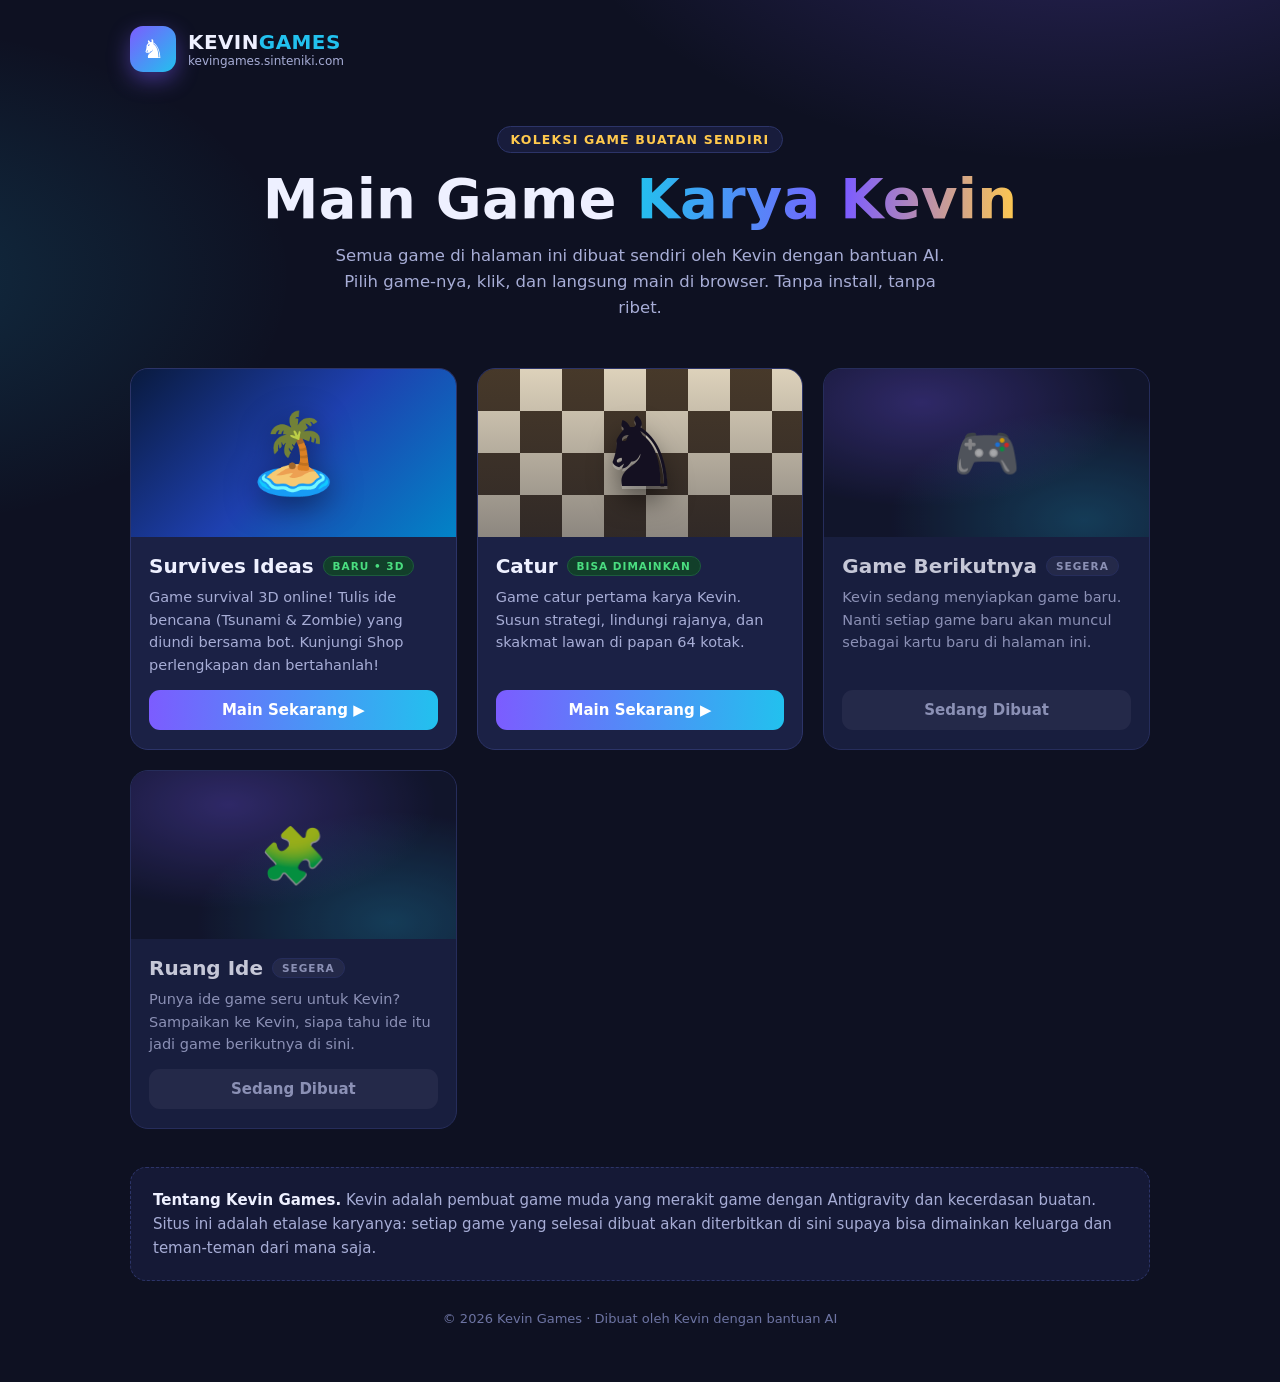
<file: index.html>
<!DOCTYPE html>
<html lang="id">
<head>
<meta charset="utf-8">
<meta name="viewport" content="width=device-width, initial-scale=1">
<title>Kevin Games — Game Karya Kevin</title>
<meta name="description" content="Kumpulan game buatan Kevin. Main langsung di browser, tanpa install.">
<style>
  * { box-sizing: border-box; margin: 0; padding: 0; }
  :root {
    --bg: #0e1122; --bg2: #151a36; --card: #1b2145; --line: #2c3468;
    --teks: #eef0ff; --redup: #a7add6; --aksen: #7c5cff; --aksen2: #22c1ee;
    --emas: #ffc94d;
  }
  body {
    font-family: "Segoe UI", system-ui, -apple-system, Arial, sans-serif;
    background:
      radial-gradient(900px 500px at 85% -10%, rgba(124,92,255,.28), transparent 60%),
      radial-gradient(700px 420px at -10% 20%, rgba(34,193,238,.16), transparent 60%),
      var(--bg);
    color: var(--teks); min-height: 100vh;
  }
  .bungkus { max-width: 1060px; margin: 0 auto; padding: 26px 20px 56px; }
  header { display: flex; align-items: center; gap: 12px; }
  .logo {
    width: 46px; height: 46px; border-radius: 13px; display: grid; place-items: center;
    background: linear-gradient(135deg, var(--aksen), var(--aksen2));
    font-size: 26px; color: #fff; box-shadow: 0 8px 22px rgba(124,92,255,.45);
  }
  .merek { font-weight: 800; font-size: 20px; letter-spacing: .4px; }
  .merek span { color: var(--aksen2); }
  .merek small { display: block; font-weight: 500; font-size: 12px; color: var(--redup); letter-spacing: 0; }
  .hero { text-align: center; padding: 54px 10px 36px; }
  .hero h1 {
    font-size: clamp(34px, 6vw, 56px); line-height: 1.08; font-weight: 900; letter-spacing: .2px;
  }
  .hero h1 .grad {
    background: linear-gradient(92deg, var(--aksen2), var(--aksen) 55%, var(--emas));
    -webkit-background-clip: text; background-clip: text; color: transparent;
  }
  .hero p { max-width: 620px; margin: 14px auto 0; color: var(--redup); font-size: 16.5px; line-height: 1.55; }
  .lencana {
    display: inline-block; margin-bottom: 16px; padding: 5px 13px; border-radius: 999px;
    border: 1px solid var(--line); background: rgba(27,33,69,.75); color: var(--emas);
    font-size: 12.5px; font-weight: 700; letter-spacing: 1.2px; text-transform: uppercase;
  }
  .grid {
    display: grid; grid-template-columns: repeat(auto-fill, minmax(300px, 1fr));
    gap: 20px; margin-top: 12px;
  }
  .kartu {
    background: var(--card); border: 1px solid var(--line); border-radius: 18px;
    overflow: hidden; display: flex; flex-direction: column;
    transition: transform .18s ease, border-color .18s ease, box-shadow .18s ease;
  }
  a.kartu:hover { transform: translateY(-5px); border-color: var(--aksen); box-shadow: 0 16px 34px rgba(0,0,0,.4); }
  a.kartu { text-decoration: none; color: inherit; }
  .sampul { height: 168px; position: relative; display: grid; place-items: center; overflow: hidden; }
  .sampul-catur {
    background:
      repeating-conic-gradient(#e8dcc3 0% 25%, #4a3b2a 0% 50%) 0 0 / 84px 84px;
  }
  .sampul-catur::after {
    content: ""; position: absolute; inset: 0;
    background: linear-gradient(180deg, rgba(14,17,34,.05), rgba(14,17,34,.42));
  }
  .sampul-survives {
    background: linear-gradient(135deg, #091a3e 0%, #1e40af 50%, #0284c7 100%);
  }
  .sampul-survives .ikon-survives {
    position: relative; z-index: 1; font-size: 78px;
    filter: drop-shadow(0 8px 16px rgba(0,0,0,.5));
    animation: floatIcon 3s ease-in-out infinite alternate;
  }
  @keyframes floatIcon {
    0% { transform: translateY(-4px) scale(0.98); }
    100% { transform: translateY(4px) scale(1.02); }
  }
  .sampul .kuda {
    position: relative; z-index: 1; font-size: 96px; color: #141021;
    text-shadow: 0 3px 0 rgba(255,255,255,.25), 0 14px 26px rgba(0,0,0,.5);
  }
  .sampul-segera {
    background:
      radial-gradient(320px 160px at 30% 20%, rgba(124,92,255,.35), transparent 65%),
      radial-gradient(300px 170px at 80% 90%, rgba(34,193,238,.28), transparent 65%),
      #12162e;
    color: var(--redup); font-size: 54px;
  }
  .isi { padding: 17px 18px 19px; display: flex; flex-direction: column; gap: 8px; flex: 1; }
  .isi h2 { font-size: 20px; font-weight: 800; display: flex; align-items: center; gap: 9px; }
  .isi p { color: var(--redup); font-size: 14.5px; line-height: 1.55; flex: 1; }
  .status {
    font-size: 10.5px; font-weight: 800; letter-spacing: 1px; padding: 3px 9px; border-radius: 999px;
  }
  .status-main { background: #123f2a; color: #4ade80; border: 1px solid #1d5c3d; }
  .status-segera { background: #2a2f52; color: var(--redup); border: 1px solid var(--line); }
  .tombol {
    margin-top: 6px; text-align: center; padding: 11px 14px; border-radius: 11px; font-weight: 800;
    background: linear-gradient(92deg, var(--aksen), var(--aksen2)); color: #fff; font-size: 15px;
  }
  .kartu.segera { opacity: .82; }
  .tentang {
    margin-top: 38px; background: rgba(27,33,69,.6); border: 1px dashed var(--line);
    border-radius: 16px; padding: 20px 22px; color: var(--redup); line-height: 1.6; font-size: 15px;
  }
  .tentang b { color: var(--teks); }
  footer { margin-top: 30px; text-align: center; color: #6d74a3; font-size: 13px; }
</style>
</head>
<body>
<div class="bungkus">
  <header>
    <div class="logo">&#9822;</div>
    <div class="merek">KEVIN<span>GAMES</span>
      <small>kevingames.sinteniki.com</small>
    </div>
  </header>

  <section class="hero">
    <div class="lencana">Koleksi game buatan sendiri</div>
    <h1>Main Game <span class="grad">Karya Kevin</span></h1>
    <p>Semua game di halaman ini dibuat sendiri oleh Kevin dengan bantuan AI.
       Pilih game-nya, klik, dan langsung main di browser. Tanpa install, tanpa ribet.</p>
  </section>

  <main class="grid">
    <a class="kartu" href="survives-ideas/index.html">
      <div class="sampul sampul-survives"><div class="ikon-survives">&#127965;&#65039;</div></div>
      <div class="isi">
        <h2>Survives Ideas <span class="status status-main">BARU &bull; 3D</span></h2>
        <p>Game survival 3D online! Tulis ide bencana (Tsunami & Zombie) yang diundi bersama bot. Kunjungi Shop perlengkapan dan bertahanlah!</p>
        <div class="tombol">Main Sekarang &#9654;</div>
      </div>
    </a>

    <a class="kartu" href="catur/index.html">
      <div class="sampul sampul-catur"><div class="kuda">&#9822;</div></div>
      <div class="isi">
        <h2>Catur <span class="status status-main">BISA DIMAINKAN</span></h2>
        <p>Game catur pertama karya Kevin. Susun strategi, lindungi rajanya,
           dan skakmat lawan di papan 64 kotak.</p>
        <div class="tombol">Main Sekarang &#9654;</div>
      </div>
    </a>

    <div class="kartu segera">
      <div class="sampul sampul-segera">&#127918;</div>
      <div class="isi">
        <h2>Game Berikutnya <span class="status status-segera">SEGERA</span></h2>
        <p>Kevin sedang menyiapkan game baru. Nanti setiap game baru akan muncul
           sebagai kartu baru di halaman ini.</p>
        <div class="tombol" style="background:#2a2f52;color:var(--redup)">Sedang Dibuat</div>
      </div>
    </div>

    <div class="kartu segera">
      <div class="sampul sampul-segera">&#129513;</div>
      <div class="isi">
        <h2>Ruang Ide <span class="status status-segera">SEGERA</span></h2>
        <p>Punya ide game seru untuk Kevin? Sampaikan ke Kevin, siapa tahu ide itu
           jadi game berikutnya di sini.</p>
        <div class="tombol" style="background:#2a2f52;color:var(--redup)">Sedang Dibuat</div>
      </div>
    </div>
  </main>

  <section class="tentang">
    <b>Tentang Kevin Games.</b> Kevin adalah pembuat game muda yang merakit game
    dengan Antigravity dan kecerdasan buatan. Situs ini adalah etalase karyanya:
    setiap game yang selesai dibuat akan diterbitkan di sini supaya bisa dimainkan
    keluarga dan teman-teman dari mana saja.
  </section>

  <footer>&copy; 2026 Kevin Games &middot; Dibuat oleh Kevin dengan bantuan AI</footer>
</div>

<script>
  // Proteksi Navigasi: Halaman utama tidak akan tertutup atau hilang saat tombol Back/Previous browser ditekan
  (function() {
    try {
      history.pushState({ kg: 'landing' }, '', location.href);
      window.addEventListener('popstate', function() {
        history.pushState({ kg: 'landing' }, '', location.href);
        tampilkanNotifikasi('🏠 Kamu sudah berada di halaman utama Kevin Games!');
      });
    } catch(e) {}

    let toastTimer = null;
    function tampilkanNotifikasi(pesan) {
      let toast = document.getElementById('kg-toast');
      if (!toast) {
        toast = document.createElement('div');
        toast.id = 'kg-toast';
        toast.style.cssText = 'position:fixed;bottom:26px;left:50%;transform:translateX(-50%);background:#1b2145;color:#eef0ff;border:1px solid #7c5cff;padding:11px 22px;border-radius:14px;box-shadow:0 12px 30px rgba(0,0,0,0.55);font-size:14px;font-weight:700;z-index:99999;display:flex;align-items:center;gap:10px;pointer-events:none;transition:opacity .25s ease, transform .25s ease;opacity:0;';
        document.body.appendChild(toast);
      }
      toast.textContent = pesan;
      toast.style.opacity = '1';
      toast.style.transform = 'translateX(-50%) translateY(0)';
      clearTimeout(toastTimer);
      toastTimer = setTimeout(function() {
        toast.style.opacity = '0';
        toast.style.transform = 'translateX(-50%) translateY(8px)';
      }, 2500);
    }
  })();
</script>
</body>
</html>
</file>
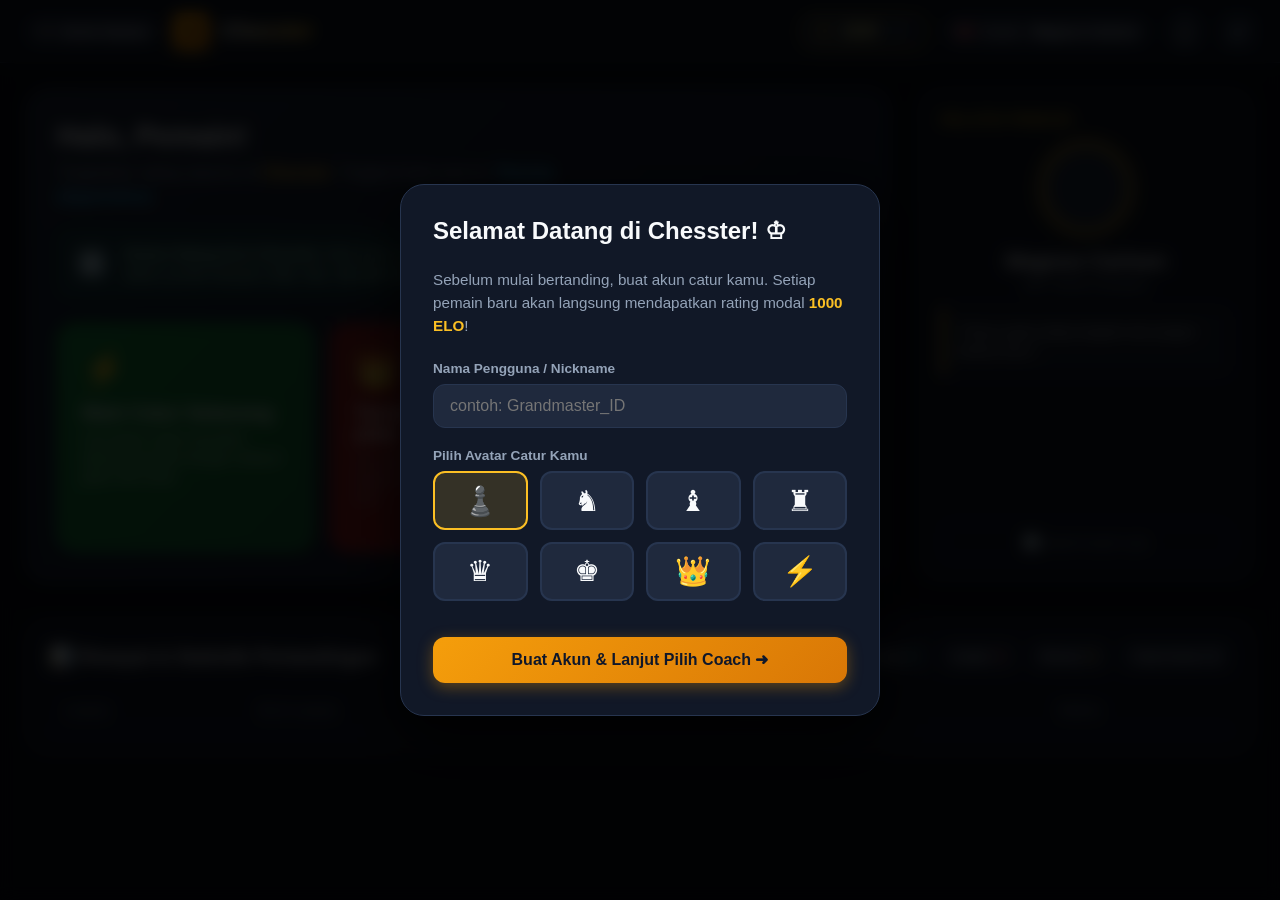
<file: catur/index.html>
<!DOCTYPE html>
<html lang="id">
<head>
  <meta charset="UTF-8">
  <meta name="viewport" content="width=device-width, initial-scale=1.0, maximum-scale=1.0, user-scalable=no, viewport-fit=cover">
  <title>Catur — Kevin Games (Chesster)</title>
  <meta name="description" content="Platform catur online interaktif Chesster. Mulai dari 1000 ELO, bertanding melawan bot AI berkedok lawan online, dan berlatih bersama para Grandmaster legendaris dunia.">
  <link rel="stylesheet" href="css/style.css">
  <link rel="icon" href="data:image/svg+xml,<svg xmlns='http://www.w3.org/2000/svg' viewBox='0 0 100 100'><text y='.9em' font-size='90'>♟️</text></svg>">
</head>
<body>

  <!-- Navigation Bar -->
  <header class="navbar">
    <div style="display: flex; align-items: center; gap: 0.75rem;">
      <a href="../index.html" class="nav-coach-pill" style="text-decoration: none; color: inherit; font-weight: 700;" title="Kembali ke Kevin Games">
        <span>🎮</span>
        <span>Kevin Games</span>
      </a>
      <div class="brand" id="nav-brand">
        <div class="brand-icon">♔</div>
        <div class="brand-name">Chesster</div>
      </div>
    </div>

    <div class="nav-user-bar">
      <!-- ELO Badge -->
      <div class="user-elo-badge" id="nav-btn-home" title="Rating ELO Anda">
        <span class="elo-star">★</span>
        <span class="elo-number" id="nav-user-elo">1000</span>
        <span class="elo-label">ELO</span>
      </div>

      <!-- Active Coach Pill -->
      <div class="nav-coach-pill" id="nav-coach-pill" title="Klik untuk mengganti Coach">
        <span id="nav-coach-flag">🇳🇴</span>
        <span>Coach:</span>
        <strong id="nav-coach-name">Magnus Carlsen</strong>
      </div>

      <!-- User Avatar / Profile -->
      <div class="nav-profile" id="nav-profile-btn">
        <div class="user-avatar-circle" id="nav-user-avatar">♟️</div>
        <span id="nav-user-name" style="font-weight: 600; font-size: 0.9rem; display: none;">Pemain</span>
      </div>

      <!-- Sound Toggle -->
      <button class="btn-icon" id="nav-btn-audio" title="Aktifkan/Bisukan Suara">🔊</button>
    </div>
  </header>

  <!-- Main Content Wrapper -->
  <main class="main-wrapper">

    <!-- ==================== 1. HOME VIEW ==================== -->
    <section id="home-view" class="view-section active">
      <!-- Hero Dashboard Grid -->
      <div class="hero-dashboard">
        <!-- Welcome Card -->
        <div class="hero-welcome-card">
          <div class="hero-header-row">
            <div>
              <h1 class="welcome-title">Halo, <span id="home-welcome-name">Pemain</span>!</h1>
              <p class="welcome-subtitle">
                Tingkatkan rating caturmu di <strong style="color: var(--accent-gold);">Chesster</strong>. 
                Tingkat Anda saat ini: <strong id="home-user-rank" style="color: #38bdf8;">Pemula (Apprentice)</strong>.
              </p>
            </div>
          </div>

          <!-- ELO System Info Box -->
          <div class="elo-info-banner">
            <div class="icon">ℹ️</div>
            <div class="text">
              <strong>Sistem Rating ELO Chesster:</strong> Akun baru memulai dengan <strong>1000 ELO</strong>. 
              Menang pertandingan menambah ELO dalam jumlah banyak (<strong>+10, +11, +12 s/d +15 ELO</strong> secara acak)! Kalah mengurangi <strong>-1 s/d -12 ELO</strong>.
            </div>
          </div>

          <!-- Quick Action Cards -->
          <div class="action-cards-grid">
            <!-- Play Ranked Match -->
            <div class="action-card primary" id="btn-play-now">
              <div class="action-card-icon">⚡</div>
              <div class="action-card-title">Main Catur Sekarang</div>
              <div class="action-card-desc">Cari lawan online simulator (lawan bot pintar dengan rating & gelar GM acak).</div>
            </div>

            <!-- Challenge Grandmaster -->
            <div class="action-card" id="btn-challenge-gm" style="background: linear-gradient(135deg, #7f1d1d, #991b1b); border-color: #ef4444;">
              <div class="action-card-icon">👑</div>
              <div class="action-card-title">Tantang Grandmaster (GM)</div>
              <div class="action-card-desc">Uji nyalimu melawan bot AI tingkat dewa ber-rating 2600+ ELO.</div>
            </div>

            <!-- Coach Training Mode -->
            <div class="action-card training" id="btn-train-coach">
              <div class="action-card-icon">🎓</div>
              <div class="action-card-title">Berlatih dengan Coach</div>
              <div class="action-card-desc">Selesaikan teka-teki taktik, pelajari strategi pembukaan, dan dapatkan nasihat langsung dari coach pilihanmu!</div>
            </div>
          </div>
        </div>

        <!-- Coach Widget on Home -->
        <aside class="home-coach-widget">
          <div class="coach-widget-header">
            <span class="coach-widget-title">Pelatih Pribadi</span>
          </div>
          <div class="coach-avatar-large" id="home-coach-avatar"></div>
          <h3 class="coach-widget-name" id="home-coach-name">Magnus Carlsen</h3>
          <p class="coach-widget-title-text" id="home-coach-title">GM / World Champion</p>
          <div class="coach-quote-bubble" id="home-coach-quote">
            "Fokus pada setiap langkah dan jangan terburu-buru."
          </div>
          <button class="btn-change-coach" id="home-btn-change-coach">🔄 Ganti Coach Lain</button>
        </aside>
      </div>

      <!-- Stats & Match History Section -->
      <div class="history-section">
        <div class="section-header">
          <h2 class="section-title">📊 Riwayat & Statistik Pertandingan</h2>
          <div class="stats-pill-group">
            <div class="stat-pill wins">Menang: <span class="val" id="stat-wins">0</span></div>
            <div class="stat-pill losses">Kalah: <span class="val" id="stat-losses">0</span></div>
            <div class="stat-pill draws">Remis: <span class="val" id="stat-draws">0</span></div>
            <div class="stat-pill">Total Game: <span class="val" id="stat-total">0</span></div>
          </div>
        </div>

        <div style="overflow-x: auto;">
          <table class="history-table">
            <thead>
              <tr>
                <th>Lawan</th>
                <th>ELO Lawan</th>
                <th>Hasil</th>
                <th>Perubahan ELO</th>
                <th>Waktu</th>
              </tr>
            </thead>
            <tbody id="history-table-body">
              <!-- Dynamically populated -->
            </tbody>
          </table>
        </div>
      </div>
    </section>

    <!-- ==================== 2. ARENA VIEW (CHESS GAMEPLAY) ==================== -->
    <section id="arena-view" class="view-section arena-view">
      <!-- Board Area -->
      <div class="board-container-card">
        <!-- Opponent Strip -->
        <div class="player-strip">
          <div class="player-info-left">
            <div class="player-avatar-small" id="arena-opp-avatar">🤖</div>
            <div class="player-name-wrapper">
              <div class="player-name-line">
                <span id="arena-opp-title" class="title-badge-gm" style="display: none;">GM</span>
                <span id="arena-opp-name">Opponent</span>
              </div>
              <span class="player-elo-sub" id="arena-opp-elo">1000 ELO</span>
            </div>
          </div>
          <div style="display: flex; align-items: center; gap: 0.75rem;">
            <span class="bot-thinking-badge" id="bot-thinking-status" style="display: none;">sedang berpikir...</span>
            <div class="player-clock-box" id="arena-opp-clock">5:00</div>
          </div>
        </div>

        <!-- The Chess Board -->
        <div class="chessboard-wrapper">
          <div class="chessboard" id="arena-chessboard">
            <!-- 64 Squares injected dynamically -->
          </div>
        </div>

        <!-- Player Strip -->
        <div class="player-strip player-me">
          <div class="player-info-left">
            <div class="player-avatar-small" id="arena-player-avatar">♟️</div>
            <div class="player-name-wrapper">
              <div class="player-name-line">
                <span id="arena-player-name">Anda</span>
              </div>
              <span class="player-elo-sub" id="arena-player-elo">★ 1000 ELO</span>
            </div>
          </div>
          <div class="player-clock-box active" id="arena-player-clock">5:00</div>
        </div>
      </div>

      <!-- Arena Sidebar -->
      <div class="arena-sidebar">
        <!-- Coach Live Box -->
        <div class="coach-live-box">
          <div class="coach-live-header">
            <div class="coach-live-avatar" id="arena-coach-avatar"></div>
            <div>
              <div style="font-size: 0.75rem; text-transform: uppercase; color: var(--accent-gold); font-weight: 700;">Reaksi Coach</div>
              <strong id="arena-coach-name" style="font-size: 0.95rem;">Coach</strong>
            </div>
          </div>
          <div class="coach-live-speech" id="arena-coach-speech">
            "Fokus pada kontrol petak tengah dan jangan terburu-buru. Kita mainkan catur yang bersih!"
          </div>
        </div>

        <!-- Move Notation Card -->
        <div class="notation-card">
          <div class="notation-header">Notasi Langkah (PGN)</div>
          <div class="moves-list" id="arena-moves-list">
            <!-- Moves injected -->
          </div>
        </div>

        <!-- In-game Controls -->
        <div class="arena-controls">
          <button class="btn-danger" id="arena-btn-resign">🏳️ Menyerah</button>
          <button class="btn-secondary" id="arena-btn-draw">🤝 Tawar Remis</button>
        </div>
        <button class="btn-secondary" id="arena-btn-home" style="width: 100%;">🏠 Kembali ke Beranda</button>
      </div>
    </section>

    <!-- ==================== 3. TRAINING WITH COACH VIEW (TANDING LANGSUNG DARI AWAL) ==================== -->
    <section id="training-view" class="view-section training-view">
      <div class="board-container-card">
        <div style="display: flex; justify-content: space-between; align-items: center; margin-bottom: 0.6rem; flex-wrap: wrap; gap: 0.5rem;">
          <div>
            <h2 style="font-size: 1.35rem; font-weight: 800; margin-bottom: 0.2rem;" id="training-puzzle-title">
              Tanding Latihan Melawan Coach
            </h2>
            <p style="color: var(--text-muted); font-size: 0.85rem;" id="training-puzzle-desc">
              Bertanding catur dari awal babak (Langkah 1). Coach akan melangkah balik dan membimbingmu langsung!
            </p>
          </div>
          <div id="training-turn-badge" class="badge-result badge-draw" style="font-size: 0.85rem; padding: 5px 14px; border-radius: 999px;">
            Giliran Kamu (Putih)
          </div>
        </div>

        <div class="chessboard-wrapper" style="max-width: 520px;">
          <div class="chessboard" id="training-chessboard"></div>
        </div>

        <div style="margin-top: 1rem; display: flex; gap: 0.6rem; flex-wrap: wrap;">
          <button class="btn-primary" id="training-btn-hint" style="flex: 1; min-width: 150px;">💡 Minta Petunjuk Coach</button>
          <button class="btn-secondary" id="training-btn-reset" style="flex: 1; min-width: 150px;">🔄 Mulai Ulang Tanding</button>
          <button class="btn-secondary" id="training-btn-back-home" style="min-width: 120px;">🏠 Beranda</button>
        </div>
      </div>

      <div class="training-sidebar">
        <!-- Coach Card -->
        <div class="training-coach-card">
          <div class="coach-avatar-large" id="training-coach-avatar"></div>
          <h3 id="training-coach-name" style="font-size: 1.3rem; margin-bottom: 0.25rem;">Coach</h3>
          <p id="training-coach-bio" style="font-size: 0.85rem; color: var(--text-muted); line-height: 1.4; margin-bottom: 0.75rem;"></p>
          <div class="coach-quote-bubble" id="training-coach-quote">
            "Ayo kita mulai bertanding dari awal! Majukan pion atau kudamu, tunjukkan langkah pembukaan terbaikmu!"
          </div>
          <button class="btn-change-coach" id="training-btn-change-coach">🔄 Ganti Coach Lain</button>
        </div>

        <!-- Coach Analysis & Instruction Box -->
        <div class="training-puzzle-box">
          <h4 style="font-size: 1rem; color: var(--accent-gold); margin-bottom: 0.5rem;">Bimbingan & Nasihat Taktis</h4>
          <div class="training-tip-box" id="training-puzzle-hint">
            💡 Kuasai petak pusat (e4, d4, e5, d5), kembangkan Kuda dan Gajah, lalu lakukan Rokade untuk mengamankan Rajamu!
          </div>
          <div id="training-move-log" style="margin-top: 0.75rem; font-size: 0.85rem; color: var(--text-muted); max-height: 110px; overflow-y: auto; background: var(--bg-dark); padding: 8px 12px; border-radius: 8px; border: 1px solid var(--border-color); line-height: 1.5;">
            Catatan: Pertandingan tanding latihan baru dimulai.
          </div>
        </div>
      </div>
    </section>

  </main>

  <!-- ==================== MODALS & OVERLAYS ==================== -->

  <!-- Matchmaking Radar Overlay -->
  <div class="matchmaking-overlay" id="matchmaking-overlay">
    <div class="matchmaking-box">
      <div class="radar-spinner"></div>
      <h3 class="matchmaking-title" id="matchmaking-status-text">Mencari Lawan Online...</h3>
      <p class="matchmaking-subtitle" id="matchmaking-details-text">Menghubungkan ke server...</p>
    </div>
  </div>

  <!-- Registration Modal (Wajib Buat Akun Sebelum Main) -->
  <div class="modal-overlay" id="register-modal">
    <div class="modal-content" style="max-width: 480px;">
      <div class="modal-header">
        <h2 class="modal-title">Selamat Datang di Chesster! ♔</h2>
      </div>
      <p style="color: var(--text-muted); font-size: 0.95rem; margin-bottom: 1.5rem; line-height: 1.5;">
        Sebelum mulai bertanding, buat akun catur kamu. Setiap pemain baru akan langsung mendapatkan rating modal 
        <strong style="color: var(--accent-gold);">1000 ELO</strong>!
      </p>

      <div class="form-group">
        <label class="form-label" for="reg-username-input">Nama Pengguna / Nickname</label>
        <input type="text" id="reg-username-input" class="form-input" placeholder="contoh: Grandmaster_ID" maxlength="20" required>
      </div>

      <div class="form-group">
        <label class="form-label">Pilih Avatar Catur Kamu</label>
        <div class="avatar-selector-grid" id="avatar-options-grid"></div>
      </div>

      <button class="btn-primary" id="btn-submit-register" style="width: 100%; margin-top: 1rem;">
        Buat Akun & Lanjut Pilih Coach ➜
      </button>
    </div>
  </div>

  <!-- Coach Selector Modal (Pilih Coach Legendaris) -->
  <div class="modal-overlay" id="coach-modal">
    <div class="modal-content">
      <div class="modal-header">
        <div>
          <h2 class="modal-title">Pilih Pelatih Legendaris Kamu</h2>
          <p style="color: var(--text-muted); font-size: 0.9rem;">
            Pilih satu dari 9 legenda catur dunia untuk mendampingi, melatih, dan menganalisis setiap langkahmu!
          </p>
        </div>
      </div>

      <div class="coaches-grid" id="coaches-selection-grid">
        <!-- 9 Coaches rendered dynamically -->
      </div>
    </div>
  </div>

  <!-- Game Over Modal -->
  <div class="modal-overlay" id="gameover-modal">
    <div class="modal-content gameover-box">
      <div class="gameover-icon" id="gameover-icon">🏆</div>
      <h2 class="gameover-title" id="gameover-title">HASIL PERTANDINGAN</h2>
      <p class="gameover-reason" id="gameover-reason">Skakmat</p>

      <!-- ELO Change Box -->
      <div class="elo-change-card">
        <div style="font-size: 0.85rem; color: var(--text-dim); text-transform: uppercase; font-weight: 700;">
          Pembaruan Rating ELO
        </div>
        <div class="elo-score-display">
          <span class="elo-old" id="gameover-old-elo">1000</span>
          <span style="color: var(--text-dim);">➔</span>
          <span class="elo-new" id="gameover-new-elo">1011</span>
          <span class="elo-diff-pill" id="gameover-elo-diff">+11 ELO</span>
        </div>
      </div>

      <!-- Coach Evaluation Speech -->
      <div style="background: rgba(255, 255, 255, 0.03); border-radius: var(--radius-md); padding: 1rem; margin-bottom: 1.5rem; text-align: left; display: flex; gap: 0.75rem; align-items: center;">
        <div style="width: 44px; height: 44px; border-radius: 50%; overflow: hidden; flex-shrink: 0;" id="gameover-coach-avatar"></div>
        <div>
          <div style="font-size: 0.75rem; color: var(--accent-gold); font-weight: 700;">Evaluasi dari Coach:</div>
          <div style="font-size: 0.88rem; color: #f1f5f9; font-style: italic;" id="gameover-coach-msg"></div>
        </div>
      </div>

      <div style="display: flex; gap: 0.75rem;">
        <button class="btn-primary" id="gameover-btn-playagain" style="flex: 1;">⚡ Main Lagi</button>
        <button class="btn-secondary" id="gameover-btn-home" style="flex: 1;">🏠 Beranda</button>
      </div>
    </div>
  </div>

  <!-- Pawn Promotion Modal -->
  <div class="modal-overlay" id="promotion-modal">
    <div class="modal-content" style="max-width: 380px; text-align: center;">
      <h3 style="font-size: 1.25rem; font-weight: 800; margin-bottom: 0.5rem;">Promosi Pion! 👑</h3>
      <p style="color: var(--text-muted); font-size: 0.85rem; margin-bottom: 1rem;">Pilih perwira promosi pion kamu:</p>
      <div class="promotion-dialog">
        <button class="promotion-piece-btn" data-piece="q" title="Menteri (Queen)">
          <svg viewBox="0 0 45 45"><path d="M8 12a2 2 0 1 1-4 0 2 2 0 1 1 4 0zm16.5-4.5a2 2 0 1 1-4 0 2 2 0 1 1 4 0zM41 12a2 2 0 1 1-4 0 2 2 0 1 1 4 0zM16 8.5a2 2 0 1 1-4 0 2 2 0 1 1 4 0zm17 0a2 2 0 1 1-4 0 2 2 0 1 1 4 0z"/><path d="M9 26c8.5-1.5 21-1.5 27 0l2-12-7 11-7-14-7 14-7-11 2 12zm0 0c0 4 3 6.5 5 7.5 4.5 2 10.5 2 17 0 2-1 5-3.5 5-7.5M11 38.5h23" fill="#fff" stroke="#1c1917" stroke-width="1.5"/></svg>
        </button>
        <button class="promotion-piece-btn" data-piece="r" title="Benteng (Rook)">
          <svg viewBox="0 0 45 45"><path d="M9 39h27v-3H9v3zm3-3v-4.5h21V36H12zm2-4.5l1-16.5h15l1 16.5H14zM11 14V9h4v2h5V9h5v2h5V9h4v5H11z" fill="#fff" stroke="#1c1917" stroke-width="1.5"/></svg>
        </button>
        <button class="promotion-piece-btn" data-piece="b" title="Gajah (Bishop)">
          <svg viewBox="0 0 45 45"><path d="M9 36c3.39-.97 10.11.43 13.5-2 3.39 2.43 10.11 1.03 13.5 2 0 0 1.65.54 3 2-.68.97-1.65.99-3 .5-3.39-.97-10.11.46-13.5-1-3.39 1.46-10.11.03-13.5 1-1.354.49-2.323.47-3-.5 1.354-1.94 3-2 3-2zM15 32c2.5 2.5 12.5 2.5 15 0 .5-1.5 0-2 0-2 0-2.5-2.5-4-2.5-4 5.5-1.5 6-11.5-5-15.5-11 4-10.5 14-5 15.5 0 0-2.5 1.5-2.5 4 0 0-.5.5 0 2zM25 8a2.5 2.5 0 1 1-5 0 2.5 2.5 0 1 1 5 0z" fill="#fff" stroke="#1c1917" stroke-width="1.5"/></svg>
        </button>
        <button class="promotion-piece-btn" data-piece="n" title="Kuda (Knight)">
          <svg viewBox="0 0 45 45"><path d="M22 10c10.5 1 16.5 8 16 29H15c0-9 10-6.5 8-21" fill="#fff" stroke="#1c1917" stroke-width="1.5"/></svg>
        </button>
      </div>
    </div>
  </div>

  <!-- Scripts -->
  <script src="js/sound-fx.js"></script>
  <script src="js/pieces-svg.js"></script>
  <script src="js/chess-rules.js"></script>
  <script src="js/ai-engine.js"></script>
  <script src="js/coaches-data.js"></script>
  <script src="js/app.js"></script>
</body>
</html>
</file>
<file: catur/css/style.css>
/* Chesster - Modern Chess Platform Styling */
:root {
  --bg-dark: #0a0e17;
  --bg-surface: #111827;
  --bg-surface-elevated: #1f293d;
  --bg-surface-card: #182234;
  --border-color: #27354f;
  --border-highlight: #3b82f6;

  --accent-gold: #fbbf24;
  --accent-gold-hover: #f59e0b;
  --accent-emerald: #10b981;
  --accent-emerald-dark: #059669;
  --accent-ruby: #ef4444;
  --accent-cyan: #06b6d4;

  --text-main: #f8fafc;
  --text-muted: #94a3b8;
  --text-dim: #64748b;

  --board-light: #ece3d1;
  --board-dark: #739552;
  --board-highlight: rgba(247, 247, 105, 0.55);
  --board-move-hint: rgba(16, 185, 129, 0.7);
  --board-check-red: rgba(239, 68, 68, 0.75);

  --radius-sm: 8px;
  --radius-md: 12px;
  --radius-lg: 18px;
  --radius-xl: 24px;

  --shadow-main: 0 10px 25px -5px rgba(0, 0, 0, 0.5), 0 8px 10px -6px rgba(0, 0, 0, 0.5);
  --shadow-glow: 0 0 25px rgba(251, 191, 36, 0.25);
}

* {
  box-sizing: border-box;
  margin: 0;
  padding: 0;
  -webkit-font-smoothing: antialiased;
  -webkit-tap-highlight-color: transparent;
}

body {
  font-family: -apple-system, BlinkMacSystemFont, "Segoe UI", Roboto, "Helvetica Neue", Arial, sans-serif;
  background-color: var(--bg-dark);
  color: var(--text-main);
  min-height: 100vh;
  display: flex;
  flex-direction: column;
  overflow-x: hidden;
  overscroll-behavior-y: none;
}

/* Scrollbar */
::-webkit-scrollbar {
  width: 8px;
  height: 8px;
}
::-webkit-scrollbar-track {
  background: var(--bg-dark);
}
::-webkit-scrollbar-thumb {
  background: var(--border-color);
  border-radius: 4px;
}
::-webkit-scrollbar-thumb:hover {
  background: var(--text-dim);
}

/* Navbar */
.navbar {
  background-color: rgba(17, 24, 39, 0.92);
  backdrop-filter: blur(12px);
  border-bottom: 1px solid var(--border-color);
  padding: 0.75rem 1.5rem;
  display: flex;
  align-items: center;
  justify-content: space-between;
  position: sticky;
  top: 0;
  z-index: 50;
}

.brand {
  display: flex;
  align-items: center;
  gap: 0.75rem;
  cursor: pointer;
  text-decoration: none;
  color: inherit;
}

.brand-icon {
  width: 36px;
  height: 36px;
  background: linear-gradient(135deg, #f59e0b, #d97706);
  border-radius: var(--radius-sm);
  display: flex;
  align-items: center;
  justify-content: center;
  color: #0f172a;
  font-weight: bold;
  font-size: 1.25rem;
  box-shadow: 0 4px 12px rgba(245, 158, 11, 0.35);
}

.brand-name {
  font-size: 1.4rem;
  font-weight: 800;
  letter-spacing: -0.5px;
  background: linear-gradient(to right, #fff, #fbbf24);
  -webkit-background-clip: text;
  -webkit-text-fill-color: transparent;
}

.nav-user-bar {
  display: flex;
  align-items: center;
  gap: 1rem;
}

.user-elo-badge {
  background: linear-gradient(135deg, #1e293b, #0f172a);
  border: 1px solid var(--accent-gold);
  border-radius: var(--radius-md);
  padding: 0.35rem 0.85rem;
  display: flex;
  align-items: center;
  gap: 0.5rem;
  box-shadow: 0 2px 10px rgba(251, 191, 36, 0.15);
  cursor: pointer;
  transition: transform 0.2s, box-shadow 0.2s;
}

.user-elo-badge:hover {
  transform: translateY(-1px);
  box-shadow: 0 4px 14px rgba(251, 191, 36, 0.3);
}

.elo-star {
  color: var(--accent-gold);
  font-size: 1.1rem;
}

.elo-number {
  font-weight: 800;
  font-size: 1.1rem;
  color: #fef08a;
}

.elo-label {
  font-size: 0.75rem;
  text-transform: uppercase;
  color: var(--text-muted);
  letter-spacing: 0.5px;
}

.nav-coach-pill {
  display: flex;
  align-items: center;
  gap: 0.5rem;
  background: var(--bg-surface-elevated);
  border: 1px solid var(--border-color);
  padding: 0.35rem 0.75rem;
  border-radius: 9999px;
  font-size: 0.85rem;
  color: var(--text-main);
  cursor: pointer;
  transition: all 0.2s;
}

.nav-coach-pill:hover {
  border-color: var(--accent-gold);
  background: rgba(251, 191, 36, 0.1);
}

.nav-profile {
  display: flex;
  align-items: center;
  gap: 0.5rem;
  cursor: pointer;
}

.user-avatar-circle {
  width: 38px;
  height: 38px;
  border-radius: 50%;
  border: 2px solid var(--border-color);
  background: var(--bg-surface-elevated);
  display: flex;
  align-items: center;
  justify-content: center;
  font-size: 1.2rem;
  overflow: hidden;
}

.btn-icon {
  background: var(--bg-surface-elevated);
  border: 1px solid var(--border-color);
  color: var(--text-main);
  border-radius: var(--radius-sm);
  width: 36px;
  height: 36px;
  display: flex;
  align-items: center;
  justify-content: center;
  cursor: pointer;
  transition: background 0.2s;
}

.btn-icon:hover {
  background: var(--border-color);
}

/* Main Container */
.main-wrapper {
  flex: 1;
  max-width: 1300px;
  width: 100%;
  margin: 0 auto;
  padding: 1.5rem;
  display: flex;
  flex-direction: column;
}

/* Home View */
.view-section {
  display: none;
}
.view-section.active {
  display: block;
}

.hero-dashboard {
  display: grid;
  grid-template-columns: 1fr 340px;
  gap: 1.5rem;
  margin-bottom: 2rem;
}

@media (max-width: 960px) {
  .hero-dashboard {
    grid-template-columns: 1fr;
  }
}

.hero-welcome-card {
  background: linear-gradient(135deg, rgba(30, 41, 59, 0.9), rgba(15, 23, 42, 0.95));
  border: 1px solid var(--border-color);
  border-radius: var(--radius-xl);
  padding: 2rem;
  position: relative;
  overflow: hidden;
  box-shadow: var(--shadow-main);
}

.hero-welcome-card::after {
  display: none;
}

.hero-header-row {
  display: flex;
  justify-content: space-between;
  align-items: flex-start;
  margin-bottom: 1.25rem;
}

.welcome-title {
  font-size: 1.8rem;
  font-weight: 800;
  margin-bottom: 0.5rem;
}

.welcome-subtitle {
  color: var(--text-muted);
  font-size: 1rem;
  max-width: 580px;
  line-height: 1.5;
}

.elo-info-banner {
  background: rgba(16, 185, 129, 0.12);
  border: 1px solid rgba(16, 185, 129, 0.3);
  border-radius: var(--radius-md);
  padding: 0.85rem 1.2rem;
  margin: 1.25rem 0;
  display: flex;
  align-items: center;
  gap: 1rem;
}

.elo-info-banner .icon {
  font-size: 1.5rem;
}

.elo-info-banner .text {
  font-size: 0.9rem;
  color: #a7f3d0;
  line-height: 1.4;
}

.action-cards-grid {
  display: grid;
  grid-template-columns: repeat(auto-fit, minmax(240px, 1fr));
  gap: 1rem;
  margin-top: 1.5rem;
}

.action-card {
  background: var(--bg-surface-elevated);
  border: 1px solid var(--border-color);
  border-radius: var(--radius-lg);
  padding: 1.5rem;
  cursor: pointer;
  transition: all 0.25s ease;
  position: relative;
  overflow: hidden;
  text-decoration: none;
  color: inherit;
}

.action-card:hover {
  transform: translateY(-4px);
  border-color: var(--accent-gold);
  box-shadow: 0 12px 24px rgba(0, 0, 0, 0.4);
}

.action-card.primary {
  background: linear-gradient(135deg, #15803d, #166534);
  border-color: #22c55e;
}

.action-card.primary:hover {
  box-shadow: 0 12px 28px rgba(34, 197, 94, 0.35);
}

.action-card.training {
  background: linear-gradient(135deg, #1e1b4b, #312e81);
  border-color: #6366f1;
}

.action-card.training:hover {
  box-shadow: 0 12px 28px rgba(99, 102, 241, 0.35);
}

.action-card-icon {
  font-size: 2.2rem;
  margin-bottom: 0.75rem;
}

.action-card-title {
  font-size: 1.2rem;
  font-weight: 700;
  margin-bottom: 0.35rem;
}

.action-card-desc {
  font-size: 0.85rem;
  color: var(--text-muted);
  line-height: 1.4;
}

.action-card.primary .action-card-desc {
  color: #dcfce7;
}

.action-card.training .action-card-desc {
  color: #e0e7ff;
}

/* Side Coach Widget on Home */
.home-coach-widget {
  background: var(--bg-surface);
  border: 1px solid var(--border-color);
  border-radius: var(--radius-xl);
  padding: 1.5rem;
  display: flex;
  flex-direction: column;
  position: relative;
  box-shadow: var(--shadow-main);
}

.coach-widget-header {
  display: flex;
  align-items: center;
  justify-content: space-between;
  margin-bottom: 1rem;
}

.coach-widget-title {
  font-size: 0.85rem;
  text-transform: uppercase;
  letter-spacing: 1px;
  color: var(--accent-gold);
  font-weight: 700;
}

.coach-avatar-large {
  width: 90px;
  height: 90px;
  border-radius: 50%;
  margin: 0 auto 1rem;
  border: 3px solid var(--accent-gold);
  box-shadow: 0 0 20px rgba(251, 191, 36, 0.25);
  overflow: hidden;
  background: var(--bg-surface-elevated);
}

.coach-widget-name {
  text-align: center;
  font-size: 1.3rem;
  font-weight: 800;
  margin-bottom: 0.25rem;
}

.coach-widget-title-text {
  text-align: center;
  font-size: 0.8rem;
  color: var(--text-muted);
  margin-bottom: 1rem;
}

.coach-quote-bubble {
  background: rgba(255, 255, 255, 0.04);
  border-left: 3px solid var(--accent-gold);
  padding: 0.85rem;
  border-radius: 0 var(--radius-sm) var(--radius-sm) 0;
  font-style: italic;
  font-size: 0.85rem;
  line-height: 1.45;
  color: #e2e8f0;
  margin-bottom: 1.25rem;
}

.btn-change-coach {
  background: transparent;
  border: 1px dashed var(--border-color);
  color: var(--text-muted);
  border-radius: var(--radius-md);
  padding: 0.6rem;
  font-size: 0.85rem;
  cursor: pointer;
  transition: all 0.2s;
  text-align: center;
  margin-top: auto;
}

.btn-change-coach:hover {
  border-color: var(--accent-gold);
  color: var(--accent-gold);
  background: rgba(251, 191, 36, 0.05);
}

/* Live Stats & Match History Section */
.history-section {
  background: var(--bg-surface);
  border: 1px solid var(--border-color);
  border-radius: var(--radius-xl);
  padding: 1.5rem;
  margin-top: 1.5rem;
}

.section-header {
  display: flex;
  align-items: center;
  justify-content: space-between;
  margin-bottom: 1.25rem;
}

.section-title {
  font-size: 1.2rem;
  font-weight: 700;
  display: flex;
  align-items: center;
  gap: 0.5rem;
}

.stats-pill-group {
  display: flex;
  gap: 0.75rem;
  flex-wrap: wrap;
}

.stat-pill {
  background: var(--bg-surface-elevated);
  padding: 0.35rem 0.75rem;
  border-radius: var(--radius-sm);
  font-size: 0.85rem;
  border: 1px solid var(--border-color);
}

.stat-pill .val {
  font-weight: 700;
  color: var(--text-main);
}
.stat-pill.wins .val { color: var(--accent-emerald); }
.stat-pill.losses .val { color: var(--accent-ruby); }
.stat-pill.draws .val { color: var(--accent-gold); }

.history-table {
  width: 100%;
  border-collapse: collapse;
  font-size: 0.9rem;
}

.history-table th {
  text-align: left;
  padding: 0.75rem 1rem;
  color: var(--text-dim);
  border-bottom: 1px solid var(--border-color);
  font-weight: 600;
}

.history-table td {
  padding: 0.85rem 1rem;
  border-bottom: 1px solid rgba(255, 255, 255, 0.04);
}

.history-table tr:hover td {
  background: rgba(255, 255, 255, 0.02);
}

.badge-result {
  display: inline-block;
  padding: 0.2rem 0.55rem;
  border-radius: 4px;
  font-weight: 700;
  font-size: 0.75rem;
  text-transform: uppercase;
}

.badge-win { background: rgba(16, 185, 129, 0.2); color: #34d399; border: 1px solid rgba(16, 185, 129, 0.3); }
.badge-loss { background: rgba(239, 68, 68, 0.2); color: #f87171; border: 1px solid rgba(239, 68, 68, 0.3); }
.badge-draw { background: rgba(251, 191, 36, 0.2); color: #fcd34d; border: 1px solid rgba(251, 191, 36, 0.3); }

.elo-delta-pos { color: #34d399; font-weight: 700; }
.elo-delta-neg { color: #f87171; font-weight: 700; }
.elo-delta-zero { color: #94a3b8; }

/* Arena Section (Playing Chess) */
.arena-view {
  display: none;
}
.arena-view.active {
  display: grid;
  grid-template-columns: 1fr 360px;
  gap: 1.5rem;
  align-items: start;
}

@media (max-width: 1024px) {
  .arena-view.active {
    grid-template-columns: 1fr;
  }
}

.board-container-card {
  background: var(--bg-surface);
  border: 1px solid var(--border-color);
  border-radius: var(--radius-xl);
  padding: 1.25rem;
  display: flex;
  flex-direction: column;
  align-items: center;
  box-shadow: var(--shadow-main);
}

.player-strip {
  width: 100%;
  max-width: 600px;
  display: flex;
  align-items: center;
  justify-content: space-between;
  padding: 0.6rem 0.75rem;
  background: var(--bg-surface-elevated);
  border-radius: var(--radius-md);
  margin-bottom: 0.5rem;
  border: 1px solid var(--border-color);
}

.player-strip.player-me {
  margin-top: 0.5rem;
  margin-bottom: 0;
}

.player-info-left {
  display: flex;
  align-items: center;
  gap: 0.75rem;
}

.player-avatar-small {
  width: 40px;
  height: 40px;
  border-radius: 50%;
  border: 2px solid var(--border-color);
  background: var(--bg-dark);
  display: flex;
  align-items: center;
  justify-content: center;
  font-size: 1.25rem;
  overflow: hidden;
}

.player-name-wrapper {
  display: flex;
  flex-direction: column;
}

.player-name-line {
  display: flex;
  align-items: center;
  gap: 0.4rem;
  font-weight: 700;
  font-size: 0.95rem;
}

.title-badge-gm {
  background: #dc2626;
  color: #fff;
  padding: 1px 4px;
  border-radius: 3px;
  font-size: 0.7rem;
  font-weight: 800;
  letter-spacing: 0.5px;
}
.title-badge-im {
  background: #d97706;
  color: #fff;
  padding: 1px 4px;
  border-radius: 3px;
  font-size: 0.7rem;
  font-weight: 800;
}
.title-badge-fm {
  background: #2563eb;
  color: #fff;
  padding: 1px 4px;
  border-radius: 3px;
  font-size: 0.7rem;
  font-weight: 800;
}
.title-badge-cm {
  background: #8b5cf6;
  color: #fff;
  padding: 1px 4px;
  border-radius: 3px;
  font-size: 0.7rem;
  font-weight: 800;
}

.player-elo-sub {
  font-size: 0.75rem;
  color: var(--accent-gold);
  font-weight: 600;
}

.player-clock-box {
  background: #000;
  border: 1px solid var(--border-color);
  border-radius: var(--radius-sm);
  padding: 0.4rem 0.85rem;
  font-family: monospace;
  font-size: 1.15rem;
  font-weight: 800;
  color: #f1f5f9;
  letter-spacing: 1px;
}

.player-clock-box.active {
  border-color: var(--accent-emerald);
  color: #34d399;
  box-shadow: 0 0 10px rgba(16, 185, 129, 0.3);
}

.bot-thinking-badge {
  font-size: 0.75rem;
  color: var(--accent-cyan);
  font-style: italic;
  display: flex;
  align-items: center;
  gap: 0.3rem;
  animation: pulse 1.5s infinite;
}

@keyframes pulse {
  0%, 100% { opacity: 1; }
  50% { opacity: 0.4; }
}

/* The Chessboard Grid */
.chessboard-wrapper {
  position: relative;
  width: 100%;
  max-width: 600px;
  aspect-ratio: 1 / 1;
  box-shadow: 0 10px 30px rgba(0, 0, 0, 0.7);
  border-radius: 6px;
  overflow: hidden;
  user-select: none;
}

.chessboard {
  display: grid;
  grid-template-columns: repeat(8, 1fr);
  grid-template-rows: repeat(8, 1fr);
  width: 100%;
  height: 100%;
}

.square {
  position: relative;
  display: flex;
  align-items: center;
  justify-content: center;
  cursor: pointer;
  transition: background-color 0.15s ease;
  touch-action: manipulation;
}

button {
  touch-action: manipulation;
}

.square.light {
  background-color: var(--board-light);
}

.square.dark {
  background-color: var(--board-dark);
}

.square.selected {
  background-color: #f6f669 !important;
}

.square.last-move {
  background-color: rgba(247, 247, 105, 0.5) !important;
}

.square.in-check {
  background-color: var(--board-check-red) !important;
  animation: checkPulse 1s infinite alternate;
}

@keyframes checkPulse {
  from { background-color: rgba(239, 68, 68, 0.65); }
  to { background-color: rgba(239, 68, 68, 0.95); }
}

.square-coord {
  position: absolute;
  font-size: 0.65rem;
  font-weight: 700;
  pointer-events: none;
  opacity: 0.85;
}

.square.light .square-coord { color: var(--board-dark); }
.square.dark .square-coord { color: var(--board-light); }

.coord-file { bottom: 2px; right: 4px; }
.coord-rank { top: 2px; left: 4px; }

/* Move hint dots */
.hint-dot {
  width: 24%;
  height: 24%;
  background-color: rgba(16, 185, 129, 0.6);
  border-radius: 50%;
  pointer-events: none;
}

.hint-capture {
  width: 80%;
  height: 80%;
  border: 4px solid rgba(239, 68, 68, 0.65);
  border-radius: 50%;
  pointer-events: none;
}

.hint-castle {
  width: 78%;
  height: 78%;
  border: 3px dashed var(--accent-gold);
  background-color: rgba(251, 191, 36, 0.28);
  border-radius: 12px;
  pointer-events: none;
  display: flex;
  align-items: center;
  justify-content: center;
  font-size: 1.2rem;
  animation: pulseCastle 1.4s infinite alternate;
}

@keyframes pulseCastle {
  from { transform: scale(0.92); opacity: 0.82; }
  to { transform: scale(1.05); opacity: 1; box-shadow: 0 0 16px rgba(251, 191, 36, 0.7); }
}

.castle-eligible-rook {
  box-shadow: inset 0 0 0 3px var(--accent-gold), 0 0 14px rgba(251, 191, 36, 0.45) !important;
  cursor: pointer;
}

/* Chess Pieces */
.chess-piece-svg {
  width: 85%;
  height: 85%;
  pointer-events: none;
  filter: drop-shadow(0 3px 4px rgba(0, 0, 0, 0.3));
  transition: transform 0.1s ease;
}

.square:hover .chess-piece-svg {
  transform: scale(1.05);
}

/* Arena Sidebar */
.arena-sidebar {
  display: flex;
  flex-direction: column;
  gap: 1rem;
}

.coach-live-box {
  background: var(--bg-surface);
  border: 1px solid var(--border-color);
  border-radius: var(--radius-lg);
  padding: 1.25rem;
  position: relative;
  overflow: hidden;
}

.coach-live-header {
  display: flex;
  align-items: center;
  gap: 0.75rem;
  margin-bottom: 0.85rem;
}

.coach-live-avatar {
  width: 44px;
  height: 44px;
  border-radius: 50%;
  border: 2px solid var(--accent-gold);
  overflow: hidden;
}

.coach-live-speech {
  background: var(--bg-surface-elevated);
  border-left: 3px solid var(--accent-gold);
  padding: 0.85rem;
  border-radius: 0 var(--radius-sm) var(--radius-sm) 0;
  font-size: 0.88rem;
  line-height: 1.45;
  color: #f1f5f9;
  min-height: 60px;
}

.notation-card {
  background: var(--bg-surface);
  border: 1px solid var(--border-color);
  border-radius: var(--radius-lg);
  padding: 1rem;
  flex: 1;
  display: flex;
  flex-direction: column;
  max-height: 280px;
}

.notation-header {
  font-size: 0.85rem;
  font-weight: 700;
  color: var(--text-dim);
  text-transform: uppercase;
  letter-spacing: 0.5px;
  margin-bottom: 0.5rem;
}

.moves-list {
  flex: 1;
  overflow-y: auto;
  font-family: monospace;
  font-size: 0.9rem;
  display: flex;
  flex-direction: column;
  gap: 0.35rem;
}

.move-row {
  display: grid;
  grid-template-columns: 32px 1fr 1fr;
  padding: 0.2rem 0.4rem;
  border-radius: 4px;
}

.move-row:nth-child(even) {
  background: rgba(255, 255, 255, 0.02);
}

.move-num { color: var(--text-dim); }
.move-white { font-weight: 600; color: #f8fafc; }
.move-black { font-weight: 600; color: #cbd5e1; }

.arena-controls {
  display: grid;
  grid-template-columns: 1fr 1fr;
  gap: 0.75rem;
}

.btn-danger {
  background: rgba(239, 68, 68, 0.15);
  border: 1px solid var(--accent-ruby);
  color: #fca5a5;
  padding: 0.65rem;
  border-radius: var(--radius-md);
  font-weight: 600;
  cursor: pointer;
  transition: all 0.2s;
}
.btn-danger:hover {
  background: var(--accent-ruby);
  color: #fff;
}

.btn-secondary {
  background: var(--bg-surface-elevated);
  border: 1px solid var(--border-color);
  color: var(--text-main);
  padding: 0.65rem;
  border-radius: var(--radius-md);
  font-weight: 600;
  cursor: pointer;
  transition: all 0.2s;
}
.btn-secondary:hover {
  border-color: var(--text-dim);
}

/* Matchmaking Modal Overlay */
.matchmaking-overlay {
  position: fixed;
  inset: 0;
  background: rgba(10, 14, 23, 0.88);
  backdrop-filter: blur(10px);
  z-index: 100;
  display: none;
  align-items: center;
  justify-content: center;
}

.matchmaking-overlay.active {
  display: flex;
}

.matchmaking-box {
  background: var(--bg-surface);
  border: 1px solid var(--border-color);
  border-radius: var(--radius-xl);
  padding: 2.5rem;
  text-align: center;
  max-width: 440px;
  width: 90%;
  box-shadow: 0 20px 50px rgba(0, 0, 0, 0.8);
  animation: scaleUp 0.3s ease-out;
}

@keyframes scaleUp {
  from { transform: scale(0.9); opacity: 0; }
  to { transform: scale(1); opacity: 1; }
}

.radar-spinner {
  width: 80px;
  height: 80px;
  border: 4px solid var(--border-color);
  border-top-color: var(--accent-gold);
  border-radius: 50%;
  margin: 0 auto 1.5rem;
  animation: spin 1s linear infinite;
}

@keyframes spin {
  to { transform: rotate(360deg); }
}

.matchmaking-title {
  font-size: 1.4rem;
  font-weight: 800;
  margin-bottom: 0.5rem;
}

.matchmaking-subtitle {
  color: var(--text-muted);
  font-size: 0.9rem;
  margin-bottom: 1.5rem;
}

/* Modals */
.modal-overlay {
  position: fixed;
  inset: 0;
  background: rgba(0, 0, 0, 0.85);
  backdrop-filter: blur(8px);
  z-index: 120;
  display: none;
  align-items: center;
  justify-content: center;
  padding: 1rem;
}

.modal-overlay.active {
  display: flex;
}

.modal-content {
  background: var(--bg-surface);
  border: 1px solid var(--border-color);
  border-radius: var(--radius-xl);
  padding: 2rem;
  max-width: 850px;
  width: 100%;
  max-height: 90vh;
  overflow-y: auto;
  box-shadow: 0 25px 60px rgba(0, 0, 0, 0.85);
  animation: modalIn 0.25s ease-out;
}

@keyframes modalIn {
  from { opacity: 0; transform: translateY(20px); }
  to { opacity: 1; transform: translateY(0); }
}

.modal-header {
  display: flex;
  align-items: center;
  justify-content: space-between;
  margin-bottom: 1.5rem;
}

.modal-title {
  font-size: 1.5rem;
  font-weight: 800;
}

/* Coach Grid Selection */
.coaches-grid {
  display: grid;
  grid-template-columns: repeat(auto-fill, minmax(240px, 1fr));
  gap: 1.25rem;
  margin-top: 1rem;
}

.coach-select-card {
  background: var(--bg-surface-elevated);
  border: 2px solid var(--border-color);
  border-radius: var(--radius-lg);
  padding: 1.25rem;
  display: flex;
  flex-direction: column;
  align-items: center;
  text-align: center;
  cursor: pointer;
  transition: all 0.2s ease;
  position: relative;
}

.coach-select-card:hover {
  transform: translateY(-4px);
  border-color: var(--accent-gold);
  box-shadow: 0 10px 25px rgba(251, 191, 36, 0.2);
}

.coach-select-card.selected {
  border-color: var(--accent-gold);
  background: rgba(251, 191, 36, 0.08);
}

.coach-avatar-card {
  width: 72px;
  height: 72px;
  border-radius: 50%;
  margin-bottom: 0.75rem;
  overflow: hidden;
  border: 2px solid var(--border-color);
  background: var(--bg-dark);
}

.coach-name-card {
  font-size: 1.1rem;
  font-weight: 800;
  margin-bottom: 0.2rem;
}

.coach-title-card {
  font-size: 0.75rem;
  color: var(--accent-gold);
  font-weight: 700;
  margin-bottom: 0.5rem;
}

.coach-tagline-card {
  font-size: 0.8rem;
  color: var(--text-muted);
  line-height: 1.35;
  margin-bottom: 0.75rem;
}

.coach-stats-row {
  display: flex;
  justify-content: space-between;
  width: 100%;
  font-size: 0.75rem;
  color: var(--text-dim);
  border-top: 1px solid rgba(255, 255, 255, 0.08);
  padding-top: 0.5rem;
  margin-top: auto;
}

.btn-primary {
  background: linear-gradient(135deg, #f59e0b, #d97706);
  border: none;
  color: #0f172a;
  font-weight: 800;
  padding: 0.85rem 1.75rem;
  border-radius: var(--radius-md);
  cursor: pointer;
  font-size: 1rem;
  box-shadow: 0 4px 15px rgba(245, 158, 11, 0.35);
  transition: transform 0.15s, box-shadow 0.15s;
}

.btn-primary:hover {
  transform: translateY(-2px);
  box-shadow: 0 6px 20px rgba(245, 158, 11, 0.5);
}

/* Registration Form */
.form-group {
  margin-bottom: 1.25rem;
}

.form-label {
  display: block;
  font-size: 0.85rem;
  font-weight: 700;
  margin-bottom: 0.5rem;
  color: var(--text-muted);
}

.form-input {
  width: 100%;
  background: var(--bg-surface-elevated);
  border: 1px solid var(--border-color);
  border-radius: var(--radius-md);
  padding: 0.75rem 1rem;
  color: var(--text-main);
  font-size: 1rem;
  outline: none;
  transition: border-color 0.2s;
}

.form-input:focus {
  border-color: var(--accent-gold);
}

.avatar-selector-grid {
  display: grid;
  grid-template-columns: repeat(4, 1fr);
  gap: 0.75rem;
}

.avatar-option {
  background: var(--bg-surface-elevated);
  border: 2px solid var(--border-color);
  border-radius: var(--radius-md);
  padding: 0.65rem;
  font-size: 1.8rem;
  display: flex;
  align-items: center;
  justify-content: center;
  cursor: pointer;
  transition: all 0.2s;
}

.avatar-option:hover {
  border-color: var(--accent-gold);
}

.avatar-option.selected {
  border-color: var(--accent-gold);
  background: rgba(251, 191, 36, 0.15);
}

/* Game Over Dialog */
.gameover-box {
  text-align: center;
  max-width: 480px;
}

.gameover-icon {
  font-size: 3.5rem;
  margin-bottom: 0.5rem;
}

.gameover-title {
  font-size: 2rem;
  font-weight: 900;
  margin-bottom: 0.5rem;
}

.gameover-reason {
  color: var(--text-muted);
  font-size: 0.95rem;
  margin-bottom: 1.5rem;
}

.elo-change-card {
  background: var(--bg-surface-elevated);
  border: 2px solid var(--border-color);
  border-radius: var(--radius-lg);
  padding: 1.25rem;
  margin-bottom: 1.5rem;
}

.elo-score-display {
  display: flex;
  align-items: center;
  justify-content: center;
  gap: 1rem;
  margin-top: 0.5rem;
}

.elo-old {
  font-size: 1.2rem;
  color: var(--text-dim);
  text-decoration: line-through;
}

.elo-new {
  font-size: 2rem;
  font-weight: 900;
  color: #fef08a;
}

.elo-diff-pill {
  padding: 0.25rem 0.65rem;
  border-radius: 9999px;
  font-weight: 800;
  font-size: 1rem;
}

/* Training Section */
.training-view {
  display: none;
}
.training-view.active {
  display: grid;
  grid-template-columns: 1fr 380px;
  gap: 1.5rem;
}

@media (max-width: 1024px) {
  .training-view.active {
    grid-template-columns: 1fr;
  }
}

.training-sidebar {
  display: flex;
  flex-direction: column;
  gap: 1rem;
}

.training-coach-card {
  background: var(--bg-surface);
  border: 1px solid var(--border-color);
  border-radius: var(--radius-xl);
  padding: 1.5rem;
  text-align: center;
}

.training-puzzle-box {
  background: var(--bg-surface);
  border: 1px solid var(--border-color);
  border-radius: var(--radius-xl);
  padding: 1.5rem;
}

.training-tip-box {
  background: rgba(99, 102, 241, 0.1);
  border: 1px solid rgba(99, 102, 241, 0.3);
  border-radius: var(--radius-md);
  padding: 1rem;
  color: #c7d2fe;
  font-size: 0.9rem;
  line-height: 1.45;
  margin-top: 1rem;
}

/* Pawn Promotion Modal */
.promotion-dialog {
  display: flex;
  gap: 1rem;
  justify-content: center;
  padding: 1rem 0;
}

.promotion-piece-btn {
  background: var(--bg-surface-elevated);
  border: 2px solid var(--border-color);
  border-radius: var(--radius-md);
  width: 70px;
  height: 70px;
  display: flex;
  align-items: center;
  justify-content: center;
  cursor: pointer;
  transition: all 0.2s;
}

.promotion-piece-btn:hover {
  border-color: var(--accent-gold);
  transform: scale(1.1);
}

.promotion-piece-btn svg {
  width: 50px;
  height: 50px;
}

/* Move Quality Badges on Board */
.move-quality-badge {
  position: absolute;
  top: 2px;
  right: 2px;
  width: 28px;
  height: 28px;
  z-index: 15;
  pointer-events: none;
  animation: badgePop 0.35s cubic-bezier(0.175, 0.885, 0.32, 1.275) forwards;
  filter: drop-shadow(0 2px 4px rgba(0, 0, 0, 0.5));
}

@keyframes badgePop {
  0% { transform: scale(0) rotate(-20deg); opacity: 0; }
  60% { transform: scale(1.3) rotate(5deg); opacity: 1; }
  100% { transform: scale(1) rotate(0deg); opacity: 1; }
}

.badge-brilliant-svg {
  width: 100%;
  height: 100%;
  display: block;
}

.badge-blunder-svg, .badge-best-svg {
  width: 100%;
  height: 100%;
  display: block;
}

/* Notation Tags */
.move-tag-brilliant {
  color: #14b8a6;
  font-weight: 800;
  text-shadow: 0 0 6px rgba(20, 184, 166, 0.4);
}
.move-tag-best {
  color: #81b64c;
  font-weight: 700;
  text-shadow: 0 0 6px rgba(129, 182, 76, 0.4);
}
.move-tag-blunder {
  color: #ef4444;
  font-weight: 800;
  text-shadow: 0 0 6px rgba(239, 68, 68, 0.4);
}

/* Coach Live Speech Highlights */
.coach-live-speech.speech-brilliant {
  border-left-color: #14b8a6;
  background: rgba(20, 184, 166, 0.12);
  box-shadow: 0 0 15px rgba(20, 184, 166, 0.25);
  animation: pulseSpeech 1.5s ease-in-out;
}

.coach-live-speech.speech-best {
  border-left-color: #81b64c;
  background: rgba(129, 182, 76, 0.15);
  box-shadow: 0 0 12px rgba(129, 182, 76, 0.25);
}

.coach-live-speech.speech-blunder {
  border-left-color: #ef4444;
  background: rgba(239, 68, 68, 0.14);
  box-shadow: 0 0 15px rgba(239, 68, 68, 0.25);
  animation: shakeSpeech 0.4s ease-in-out;
}

@keyframes pulseSpeech {
  0%, 100% { transform: scale(1); }
  50% { transform: scale(1.02); }
}

@keyframes shakeSpeech {
  0%, 100% { transform: translateX(0); }
  25% { transform: translateX(-4px); }
  75% { transform: translateX(4px); }
}
</file>
